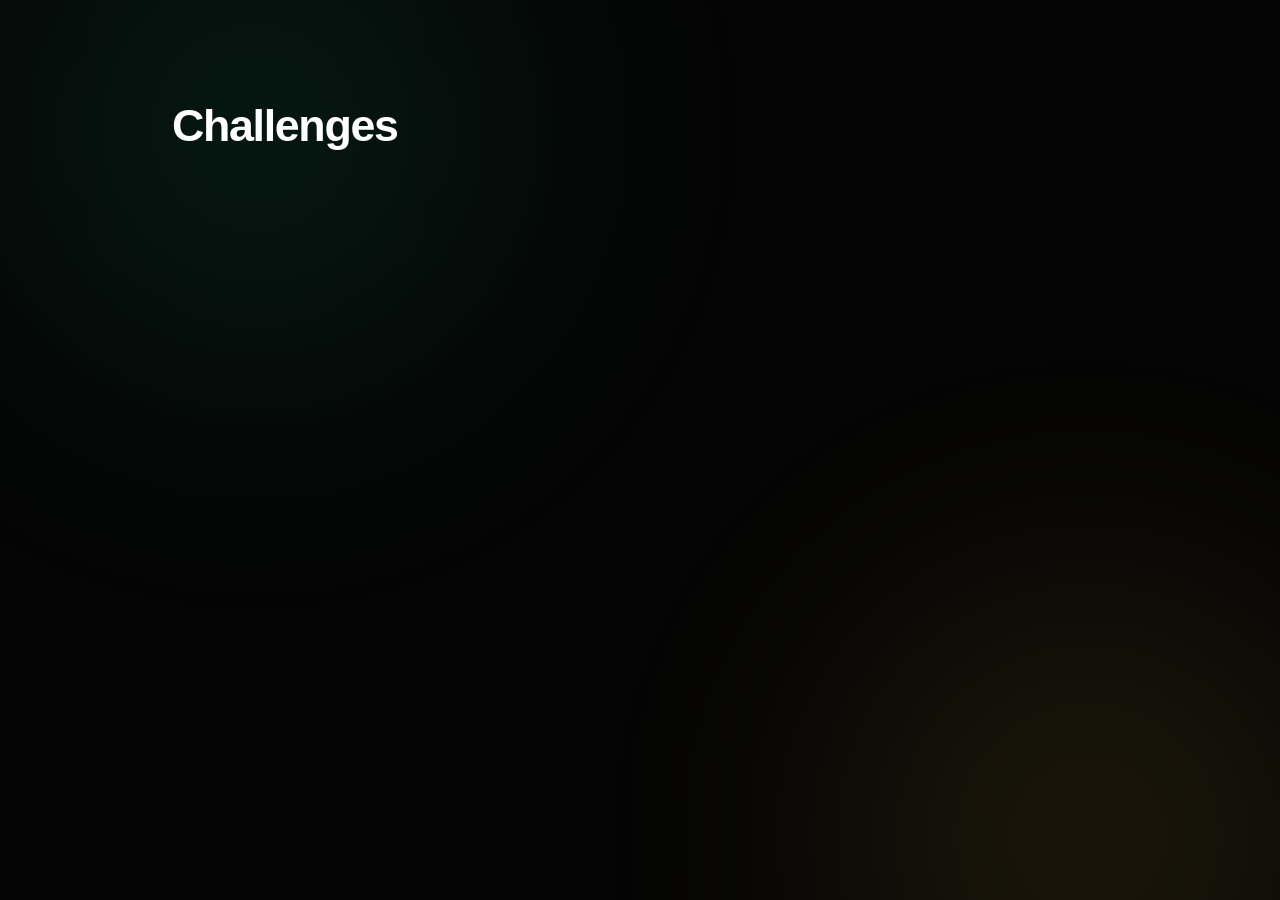
<file: challenges.html>
<!doctype html>
<html lang="en">
  <head>
    <meta charset="UTF-8" />
    <meta name="viewport" content="width=device-width, initial-scale=1, viewport-fit=cover" />
    <title>Challenges - Shredz S1</title>
    <link rel="stylesheet" href="css/variables.css" />
    <link rel="stylesheet" href="css/base.css" />
    <link rel="stylesheet" href="css/components.css" />
    <link rel="stylesheet" href="css/nav.css" />
  </head>
  <body>
    <div id="app-shell"></div>
    <main class="app-main" id="main"><div class="page-head"><h1>Challenges</h1></div></main>
    <script type="module" src="js/pages/challenges.js"></script>
  </body>
</html>
</file>
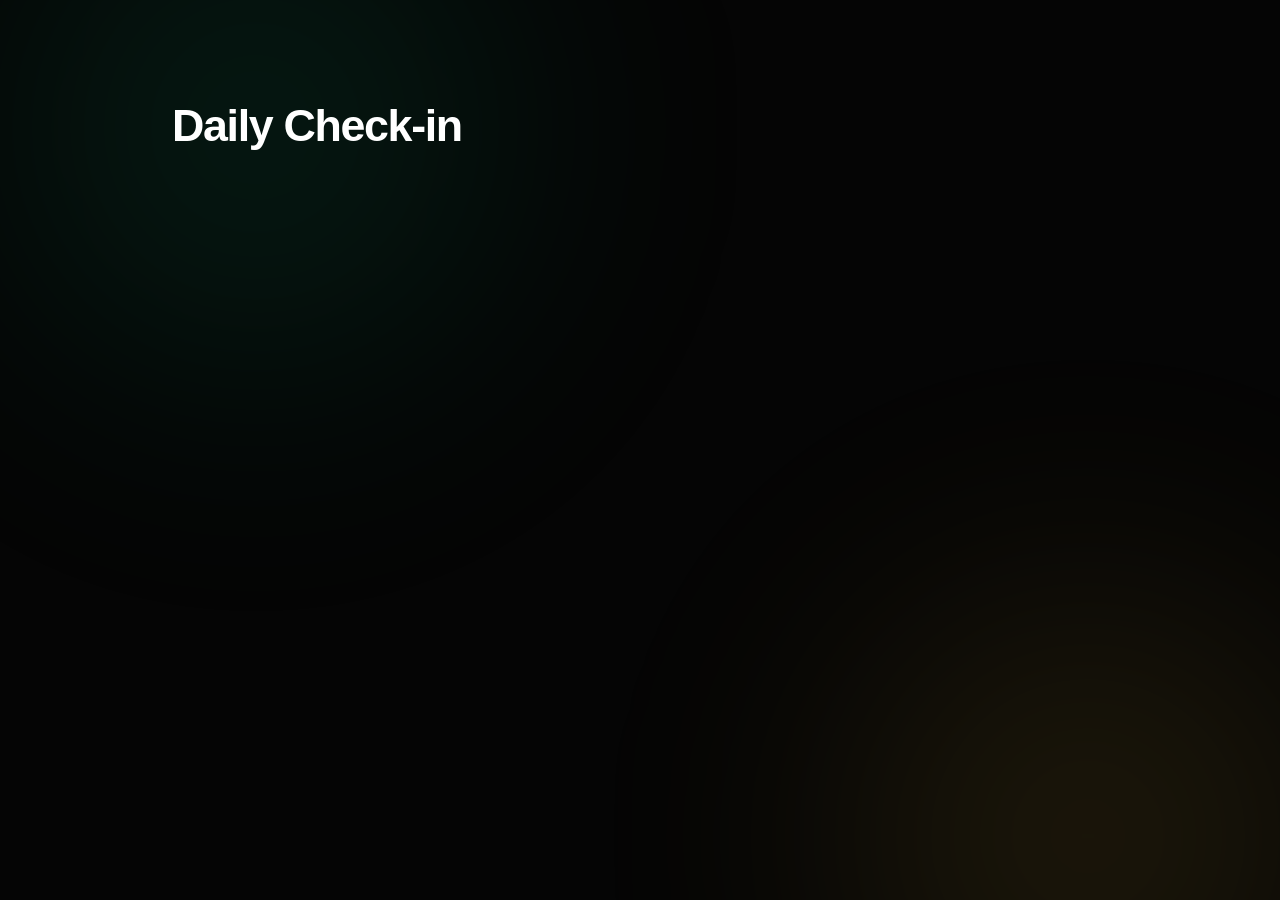
<file: checkins.html>
<!doctype html>
<html lang="en">
  <head>
    <meta charset="UTF-8" />
    <meta name="viewport" content="width=device-width, initial-scale=1, viewport-fit=cover" />
    <title>Daily Check-in - Shredz S1</title>
    <link rel="stylesheet" href="css/variables.css" />
    <link rel="stylesheet" href="css/base.css" />
    <link rel="stylesheet" href="css/components.css" />
    <link rel="stylesheet" href="css/nav.css" />
  </head>
  <body>
    <div id="app-shell"></div>
    <main class="app-main" id="main"><div class="page-head"><h1>Daily Check-in</h1></div></main>
    <script type="module" src="js/pages/checkins.js"></script>
  </body>
</html>
</file>
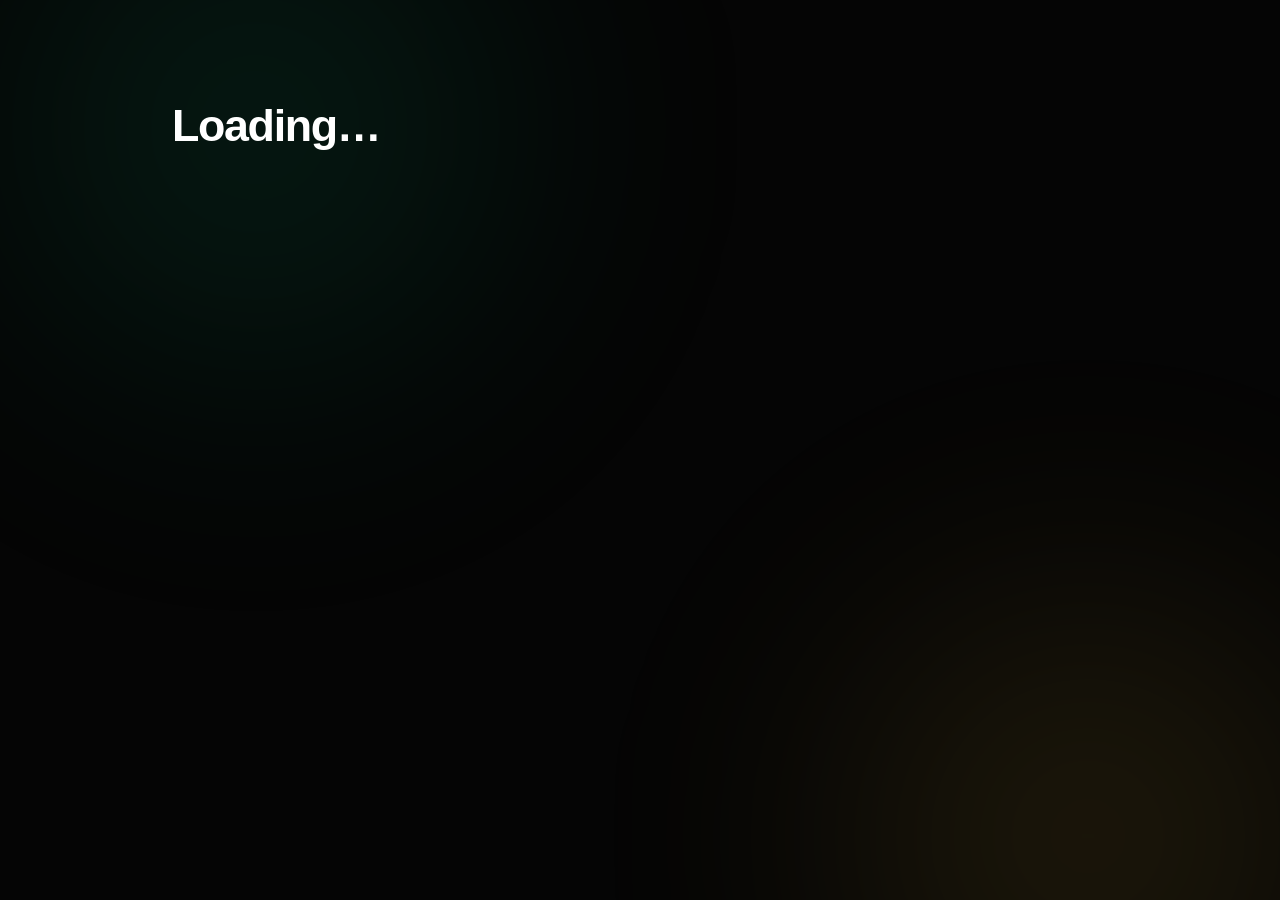
<file: dashboard.html>
<!doctype html>
<html lang="en">
  <head>
    <meta charset="UTF-8" />
    <meta name="viewport" content="width=device-width, initial-scale=1, viewport-fit=cover" />
    <title>Home - Shredz S1</title>
    <link rel="stylesheet" href="css/variables.css" />
    <link rel="stylesheet" href="css/base.css" />
    <link rel="stylesheet" href="css/components.css" />
    <link rel="stylesheet" href="css/nav.css" />
  </head>
  <body>
    <div id="app-shell"></div>
    <main class="app-main" id="main">
      <div class="page-head"><h1>Loading…</h1></div>
      <div class="grid grid-2" id="skeleton"></div>
    </main>
    <script type="module" src="js/pages/dashboard.js"></script>
  </body>
</html>
</file>
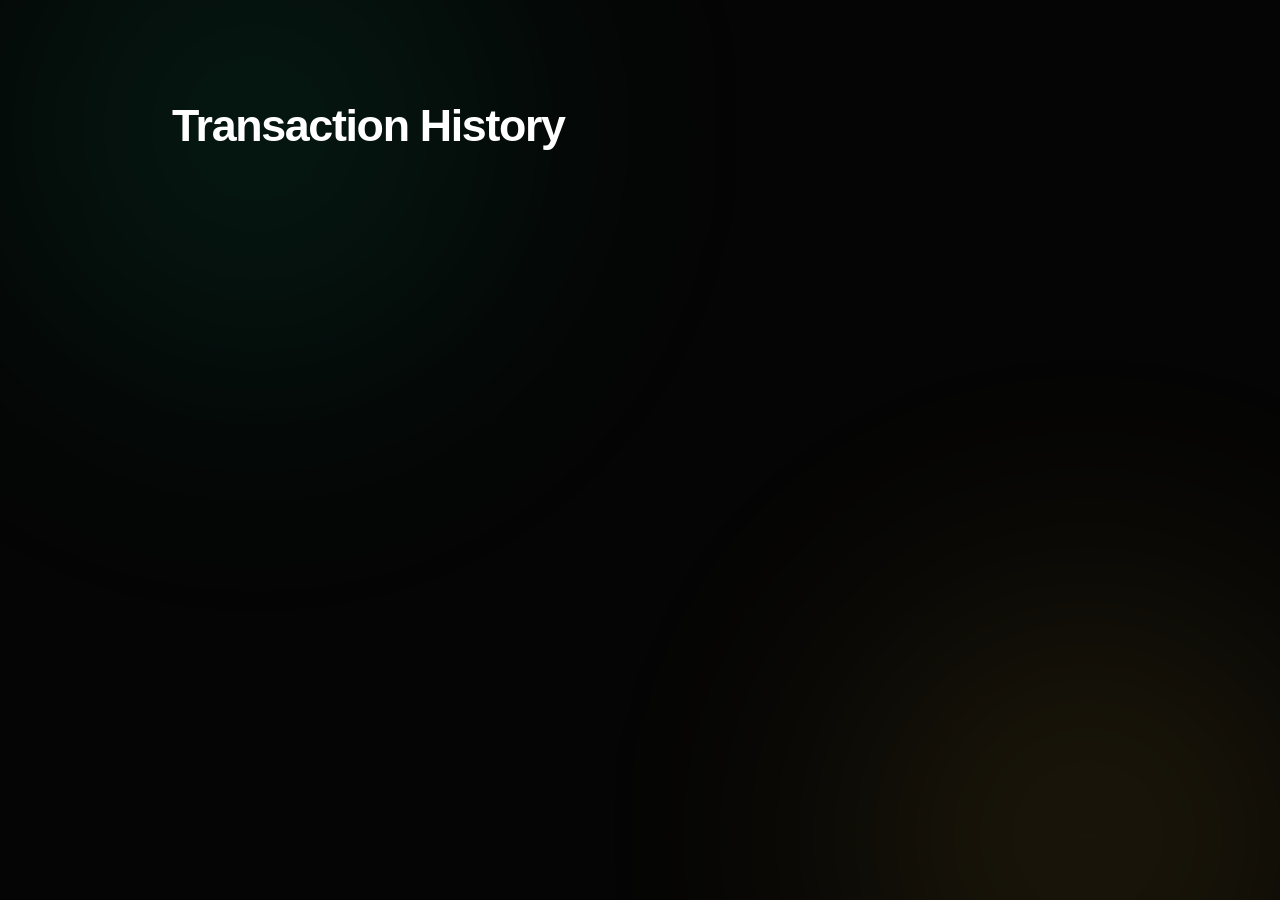
<file: history.html>
<!doctype html>
<html lang="en">
  <head>
    <meta charset="UTF-8" />
    <meta name="viewport" content="width=device-width, initial-scale=1, viewport-fit=cover" />
    <title>History - Shredz S1</title>
    <link rel="stylesheet" href="css/variables.css" />
    <link rel="stylesheet" href="css/base.css" />
    <link rel="stylesheet" href="css/components.css" />
    <link rel="stylesheet" href="css/nav.css" />
  </head>
  <body>
    <div id="app-shell"></div>
    <main class="app-main" id="main"><div class="page-head"><h1>Transaction History</h1></div></main>
    <script type="module" src="js/pages/history.js"></script>
  </body>
</html>
</file>
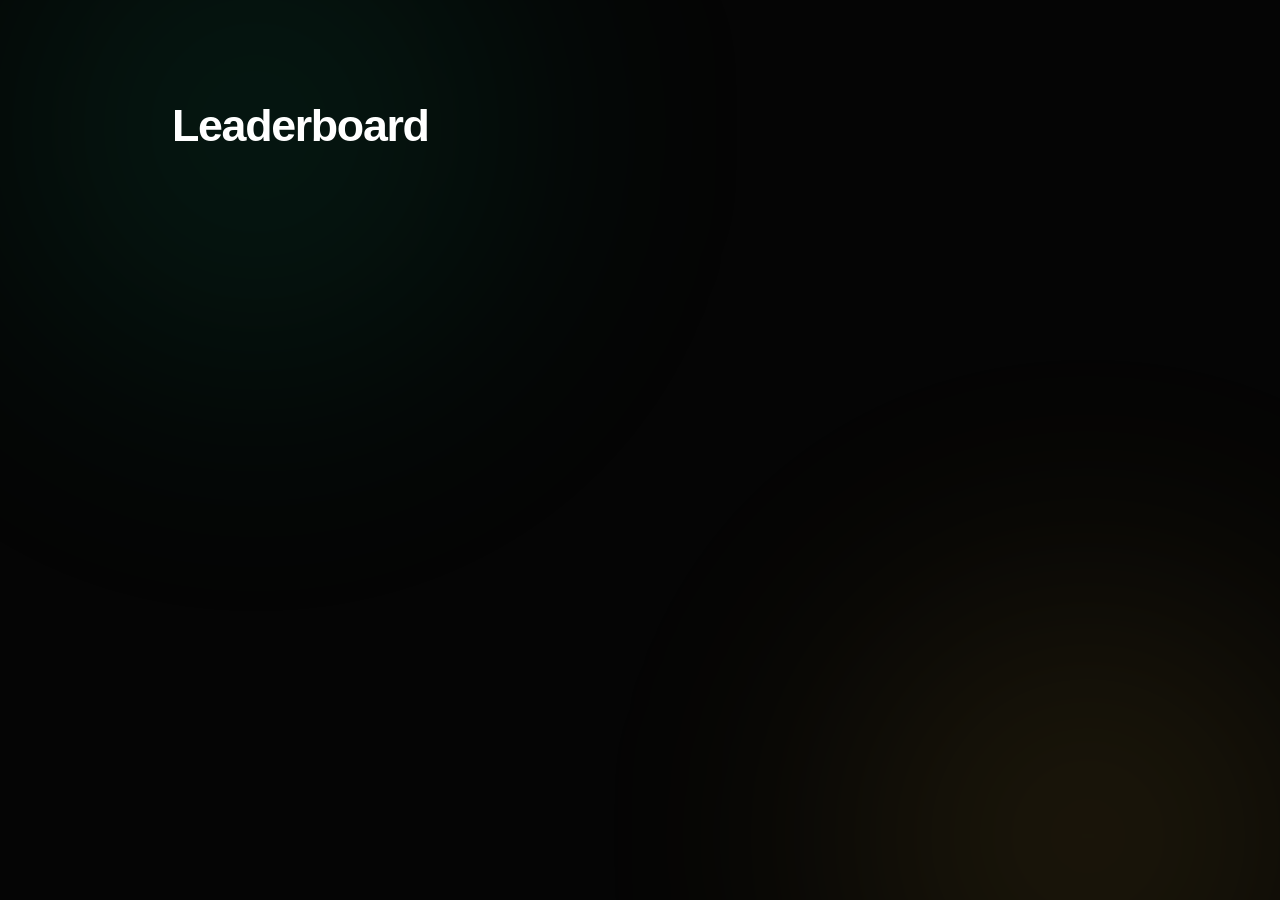
<file: leaderboard.html>
<!doctype html>
<html lang="en">
  <head>
    <meta charset="UTF-8" />
    <meta name="viewport" content="width=device-width, initial-scale=1, viewport-fit=cover" />
    <title>Leaderboard - Shredz S1</title>
    <link rel="stylesheet" href="css/variables.css" />
    <link rel="stylesheet" href="css/base.css" />
    <link rel="stylesheet" href="css/components.css" />
    <link rel="stylesheet" href="css/nav.css" />
    <style>
      .podium { display:flex; align-items:flex-end; justify-content:center; gap:14px; margin:20px 0 28px; }
      .podium .spot { text-align:center; flex:1; max-width:140px; }
      .podium .pillar { border-radius:20px 20px 0 0; margin-top:12px; display:flex; align-items:flex-start; justify-content:center; padding-top:10px; font-weight:800; }
      .podium .p1 .pillar { height:120px; background:linear-gradient(180deg,var(--accent),transparent); }
      .podium .p2 .pillar { height:90px; background:linear-gradient(180deg,#c0c6d0,transparent); }
      .podium .p3 .pillar { height:70px; background:linear-gradient(180deg,#cd7f32,transparent); }
      .lb-row { display:grid; grid-template-columns:42px 1fr auto auto; align-items:center; gap:12px; padding:14px; }
      .lb-row + .lb-row { border-top:1px solid var(--card-border); }
      .lb-row.me { background:rgba(16,185,129,.08); border-radius:14px; }
    </style>
  </head>
  <body>
    <div id="app-shell"></div>
    <main class="app-main" id="main"><div class="page-head"><h1>Leaderboard</h1></div></main>
    <script type="module" src="js/pages/leaderboard.js"></script>
  </body>
</html>
</file>
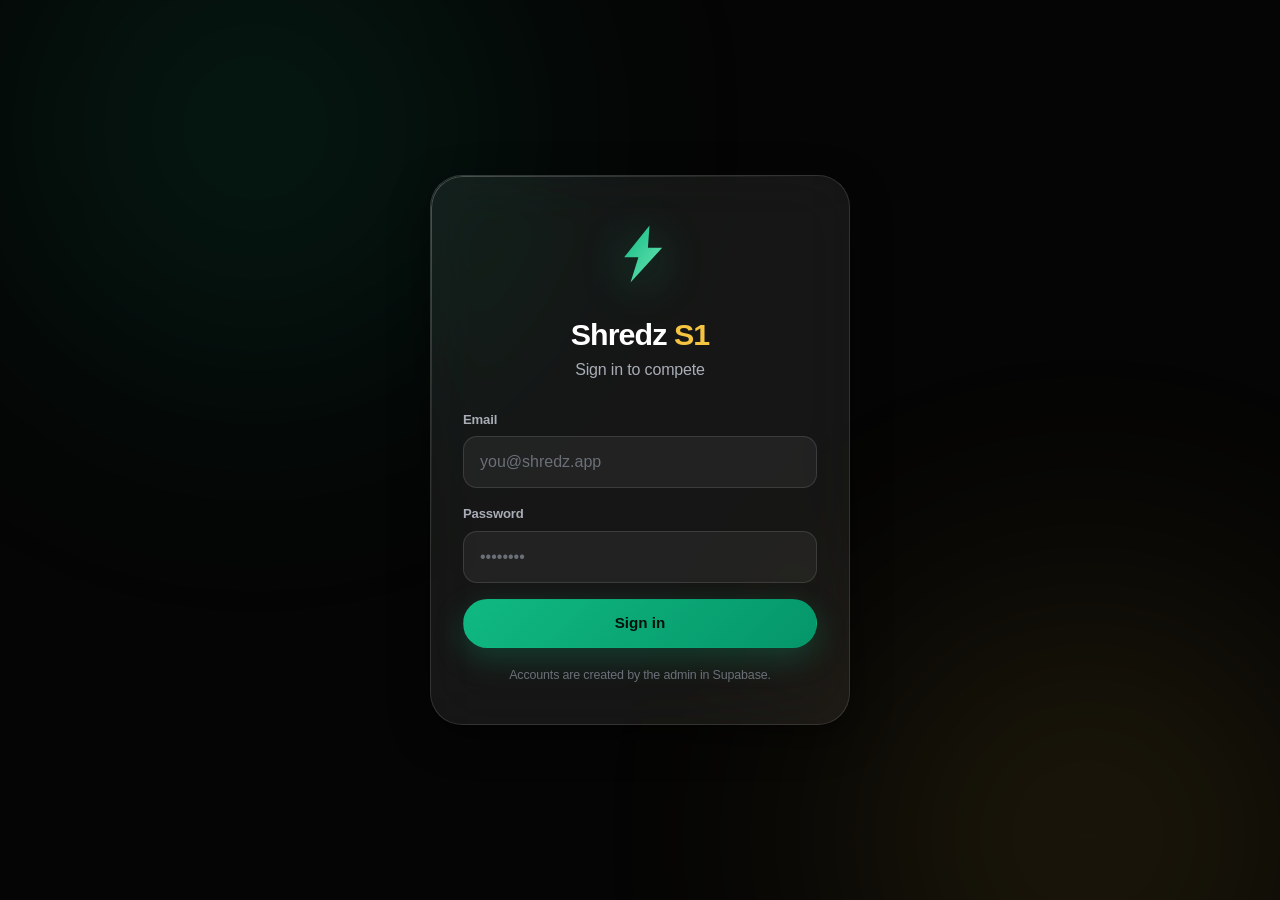
<file: login.html>
<!doctype html>
<html lang="en">
  <head>
    <meta charset="UTF-8" />
    <meta name="viewport" content="width=device-width, initial-scale=1, viewport-fit=cover" />
    <title>Sign in - Shredz Season 1</title>
    <link rel="stylesheet" href="css/variables.css" />
    <link rel="stylesheet" href="css/base.css" />
    <link rel="stylesheet" href="css/components.css" />
    <style>
      .login-wrap {
        min-height: 100vh;
        display: flex;
        align-items: center;
        justify-content: center;
        padding: 24px;
      }
      .login-card { width: min(94vw, 420px); padding: 40px 32px; text-align: center; }
      .login-logo { width: 76px; height: 76px; margin: 0 auto 18px; filter: drop-shadow(0 8px 24px var(--primary-glow)); }
      .login-card h1 { font-size: 1.9rem; }
      .login-card .sub { color: var(--text-secondary); margin: 6px 0 28px; }
      .login-card form { text-align: left; }
      .login-card .field { margin-bottom: 16px; }
      .hint { font-size: 0.78rem; color: var(--text-tertiary); margin-top: 18px; }
    </style>
  </head>
  <body>
    <div class="login-wrap">
      <div class="glass card-lg login-card fade-up">
        <svg class="login-logo" viewBox="0 0 48 48" fill="none" xmlns="http://www.w3.org/2000/svg">
          <defs><linearGradient id="lg" x1="0" y1="0" x2="1" y2="1">
            <stop offset="0" stop-color="#10b981"/><stop offset="1" stop-color="#6ee7b7"/>
          </linearGradient></defs>
          <path d="M30 6 14 26h9l-5 16 20-22h-9l1-14Z" fill="url(#lg)"/>
        </svg>
        <h1>Shredz <span style="color:var(--accent)">S1</span></h1>
        <p class="sub">Sign in to compete</p>
        <form id="login-form">
          <div class="field">
            <label for="email">Email</label>
            <input class="input" id="email" type="email" autocomplete="username" required placeholder="you@shredz.app" />
          </div>
          <div class="field">
            <label for="password">Password</label>
            <input class="input" id="password" type="password" autocomplete="current-password" required placeholder="••••••••" />
          </div>
          <button class="btn btn-primary btn-block" type="submit" id="submit-btn">Sign in</button>
        </form>
        <p class="hint">Accounts are created by the admin in Supabase.</p>
      </div>
    </div>
    <script type="module">
      import { signIn, getSession } from './js/auth.js';
      import { toast } from './js/ui.js';

      // Already signed in? skip.
      (async () => {
        if (await getSession()) window.location.replace('dashboard.html');
      })();

      const form = document.getElementById('login-form');
      const btn = document.getElementById('submit-btn');
      form.addEventListener('submit', async (e) => {
        e.preventDefault();
        btn.disabled = true;
        btn.textContent = 'Signing in…';
        try {
          await signIn(
            document.getElementById('email').value.trim(),
            document.getElementById('password').value
          );
          window.location.href = 'dashboard.html';
        } catch (err) {
          toast(err.message || 'Sign in failed', 'error');
          btn.disabled = false;
          btn.textContent = 'Sign in';
        }
      });
    </script>
  </body>
</html>
</file>
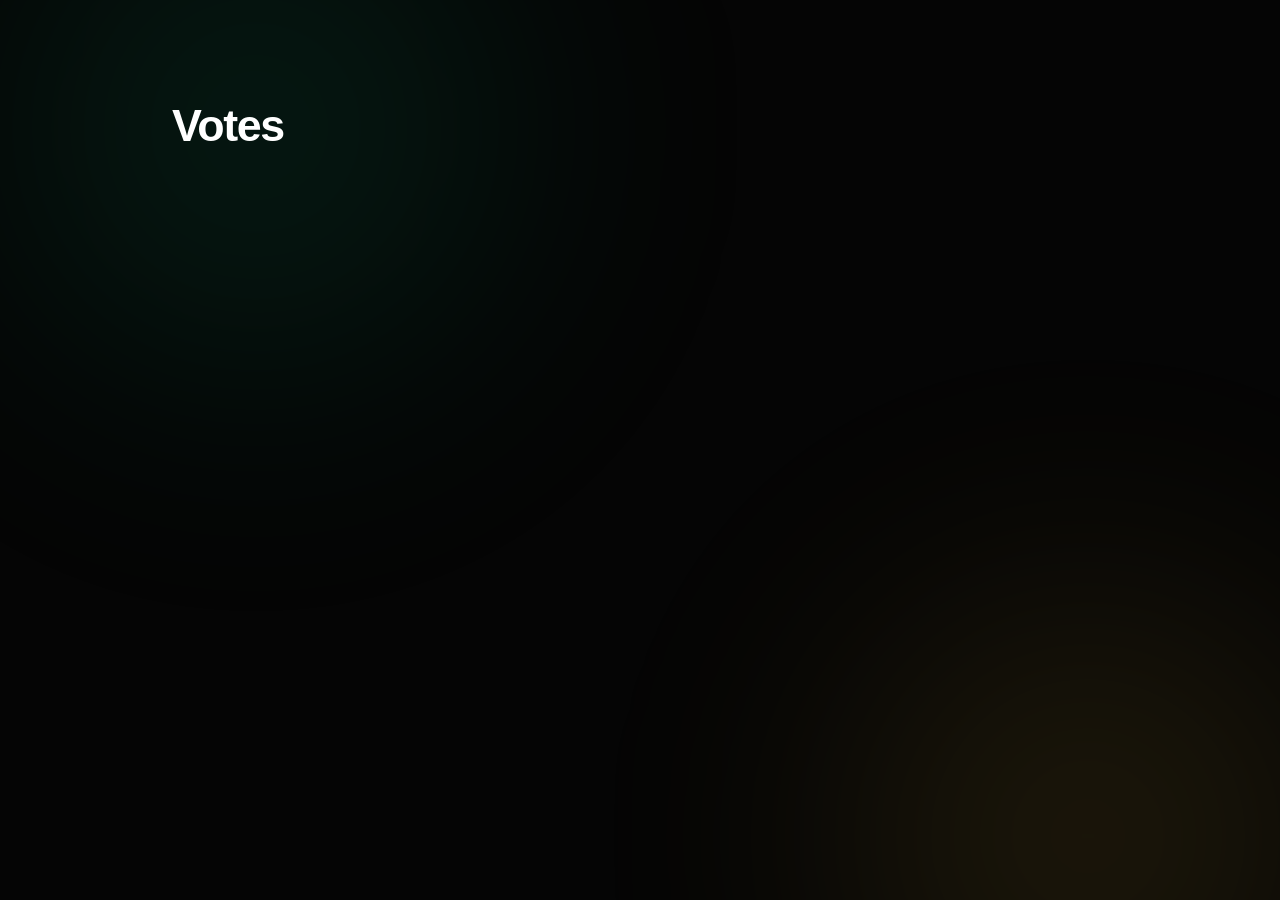
<file: votes.html>
<!doctype html>
<html lang="en">
  <head>
    <meta charset="UTF-8" />
    <meta name="viewport" content="width=device-width, initial-scale=1, viewport-fit=cover" />
    <title>Votes - Shredz S1</title>
    <link rel="stylesheet" href="css/variables.css" />
    <link rel="stylesheet" href="css/base.css" />
    <link rel="stylesheet" href="css/components.css" />
    <link rel="stylesheet" href="css/nav.css" />
    <style>
      .opt-grid { display:grid; grid-template-columns:repeat(auto-fit,minmax(150px,1fr)); gap:12px; margin-top:12px; }
      .opt { border-radius:18px; overflow:hidden; background:var(--card); border:1px solid var(--card-border); cursor:pointer; transition:transform .2s var(--spring),border-color .2s; }
      .opt:hover { transform:translateY(-3px); border-color:var(--primary); }
      .opt.disabled { cursor:default; opacity:.85; }
      .opt img { height:140px; width:100%; object-fit:cover; }
      .opt .meta { padding:10px; }
      .rating-row { display:flex; gap:4px; flex-wrap:wrap; margin-top:6px; }
      .rating-row button { width:30px;height:30px;border-radius:8px;border:1px solid var(--card-border);background:var(--card);cursor:pointer; }
      .rating-row button:hover { background:var(--primary);color:#03110b; }
    </style>
  </head>
  <body>
    <div id="app-shell"></div>
    <main class="app-main" id="main"><div class="page-head"><h1>Votes</h1></div></main>
    <script type="module" src="js/pages/votes.js"></script>
  </body>
</html>
</file>
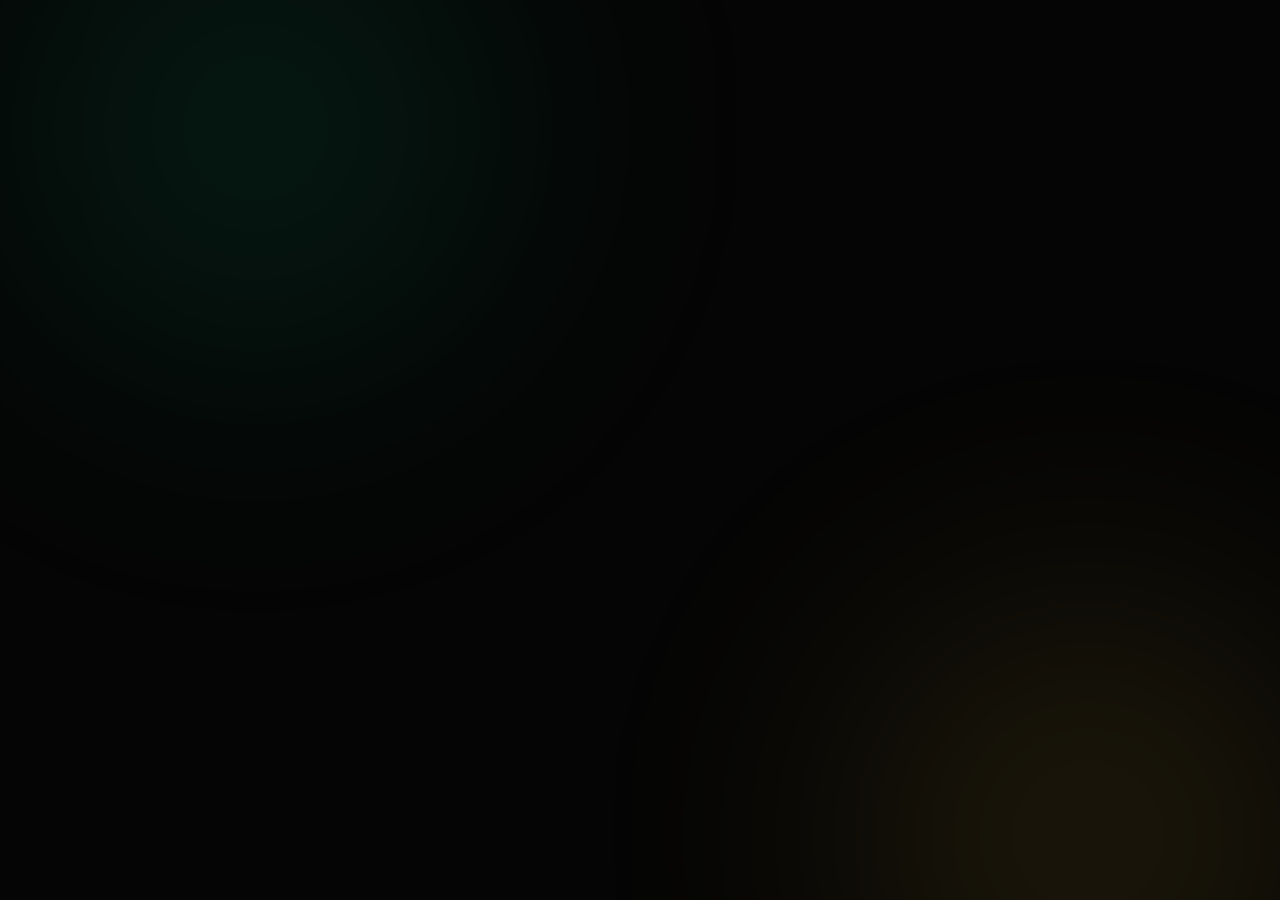
<file: admin/admin-challenges.html>
<!doctype html>
<html lang="en">
  <head>
    <meta charset="UTF-8" />
    <meta name="viewport" content="width=device-width, initial-scale=1, viewport-fit=cover" />
    <title>Admin Challenges - Shredz S1</title>
    <link rel="stylesheet" href="../css/variables.css" />
    <link rel="stylesheet" href="../css/base.css" />
    <link rel="stylesheet" href="../css/components.css" />
    <link rel="stylesheet" href="../css/nav.css" />
  </head>
  <body>
    <div id="app-shell"></div>
    <main class="app-main" id="main"></main>
    <script type="module" src="../js/pages/admin-challenges.js"></script>
  </body>
</html>
</file>
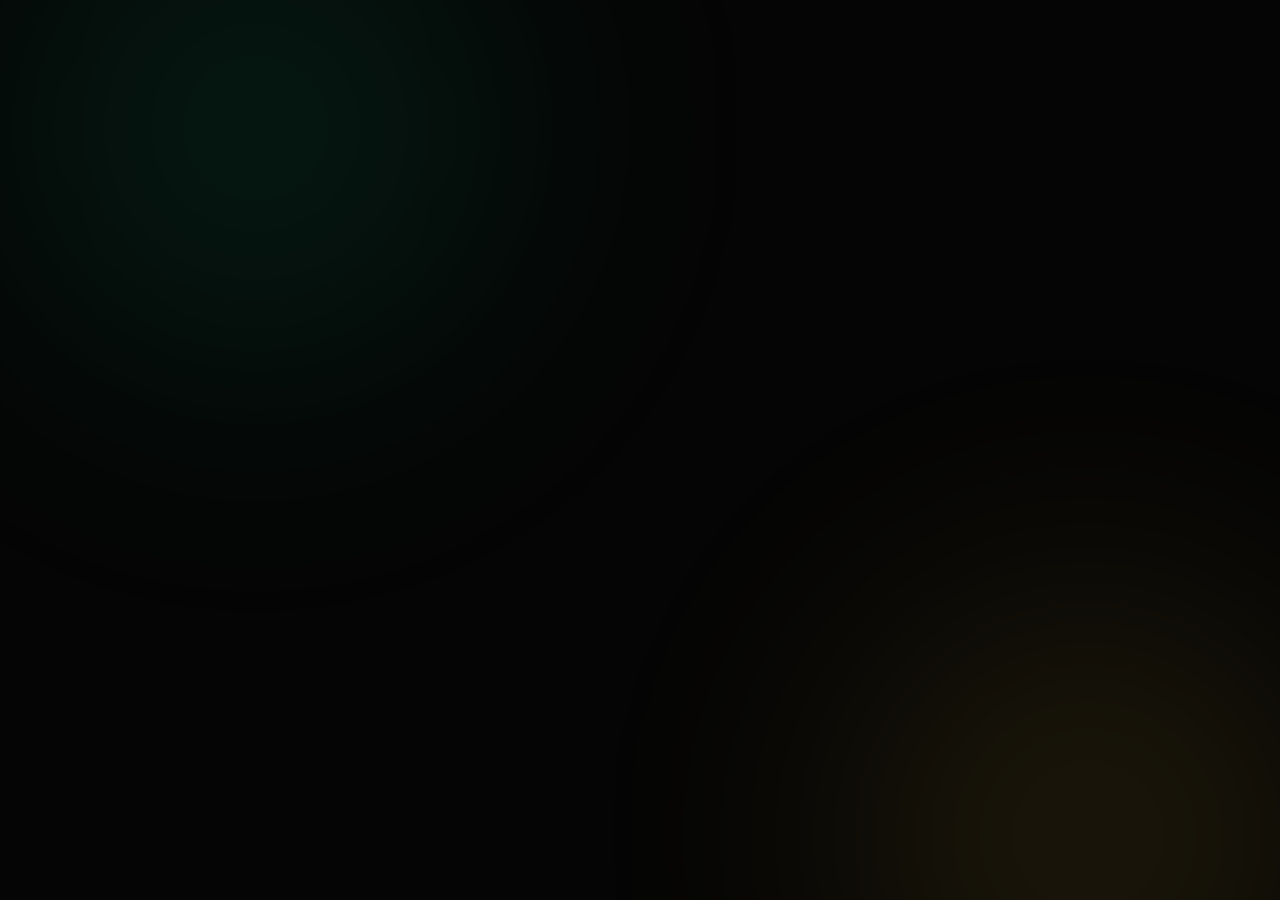
<file: admin/admin-checkins.html>
<!doctype html>
<html lang="en">
  <head>
    <meta charset="UTF-8" />
    <meta name="viewport" content="width=device-width, initial-scale=1, viewport-fit=cover" />
    <title>Admin Check-ins - Shredz S1</title>
    <link rel="stylesheet" href="../css/variables.css" />
    <link rel="stylesheet" href="../css/base.css" />
    <link rel="stylesheet" href="../css/components.css" />
    <link rel="stylesheet" href="../css/nav.css" />
  </head>
  <body>
    <div id="app-shell"></div>
    <main class="app-main" id="main"></main>
    <script type="module" src="../js/pages/admin-checkins.js"></script>
  </body>
</html>
</file>
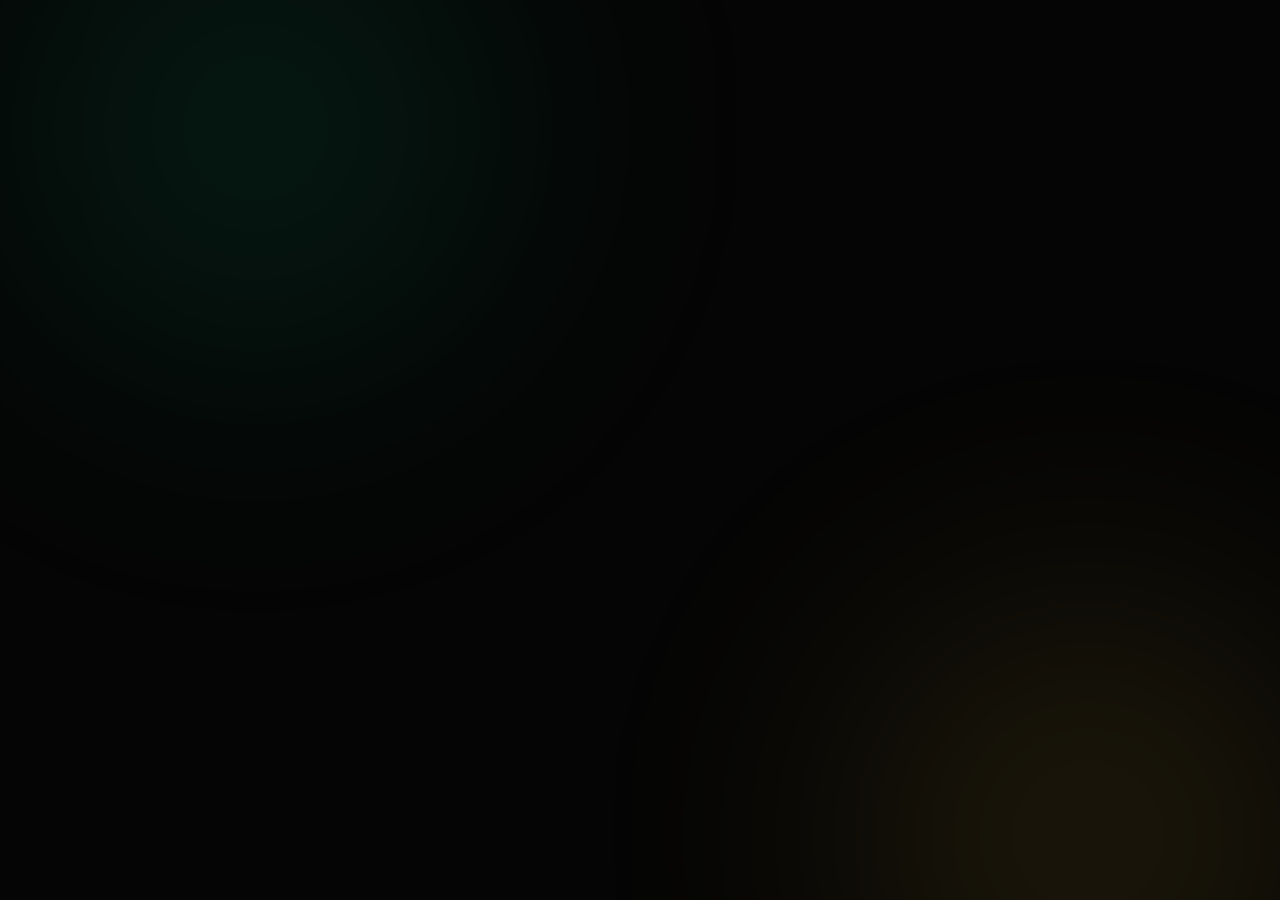
<file: admin/admin-settings.html>
<!doctype html>
<html lang="en">
  <head>
    <meta charset="UTF-8" />
    <meta name="viewport" content="width=device-width, initial-scale=1, viewport-fit=cover" />
    <title>Admin Settings - Shredz S1</title>
    <link rel="stylesheet" href="../css/variables.css" />
    <link rel="stylesheet" href="../css/base.css" />
    <link rel="stylesheet" href="../css/components.css" />
    <link rel="stylesheet" href="../css/nav.css" />
  </head>
  <body>
    <div id="app-shell"></div>
    <main class="app-main" id="main"></main>
    <script type="module" src="../js/pages/admin-settings.js"></script>
  </body>
</html>
</file>
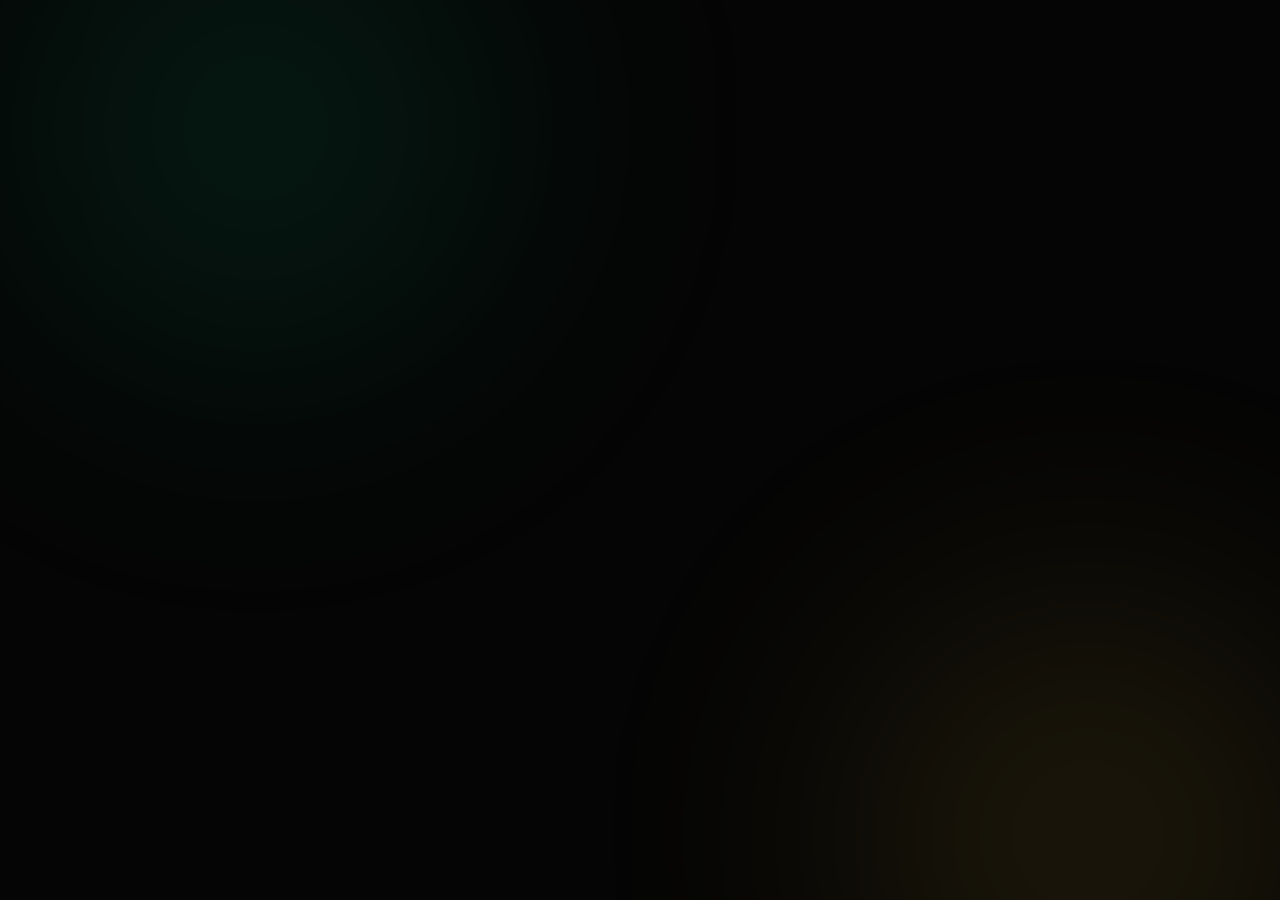
<file: admin/admin-users.html>
<!doctype html>
<html lang="en">
  <head>
    <meta charset="UTF-8" />
    <meta name="viewport" content="width=device-width, initial-scale=1, viewport-fit=cover" />
    <title>Admin Users - Shredz S1</title>
    <link rel="stylesheet" href="../css/variables.css" />
    <link rel="stylesheet" href="../css/base.css" />
    <link rel="stylesheet" href="../css/components.css" />
    <link rel="stylesheet" href="../css/nav.css" />
  </head>
  <body>
    <div id="app-shell"></div>
    <main class="app-main" id="main"></main>
    <script type="module" src="../js/pages/admin-users.js"></script>
  </body>
</html>
</file>
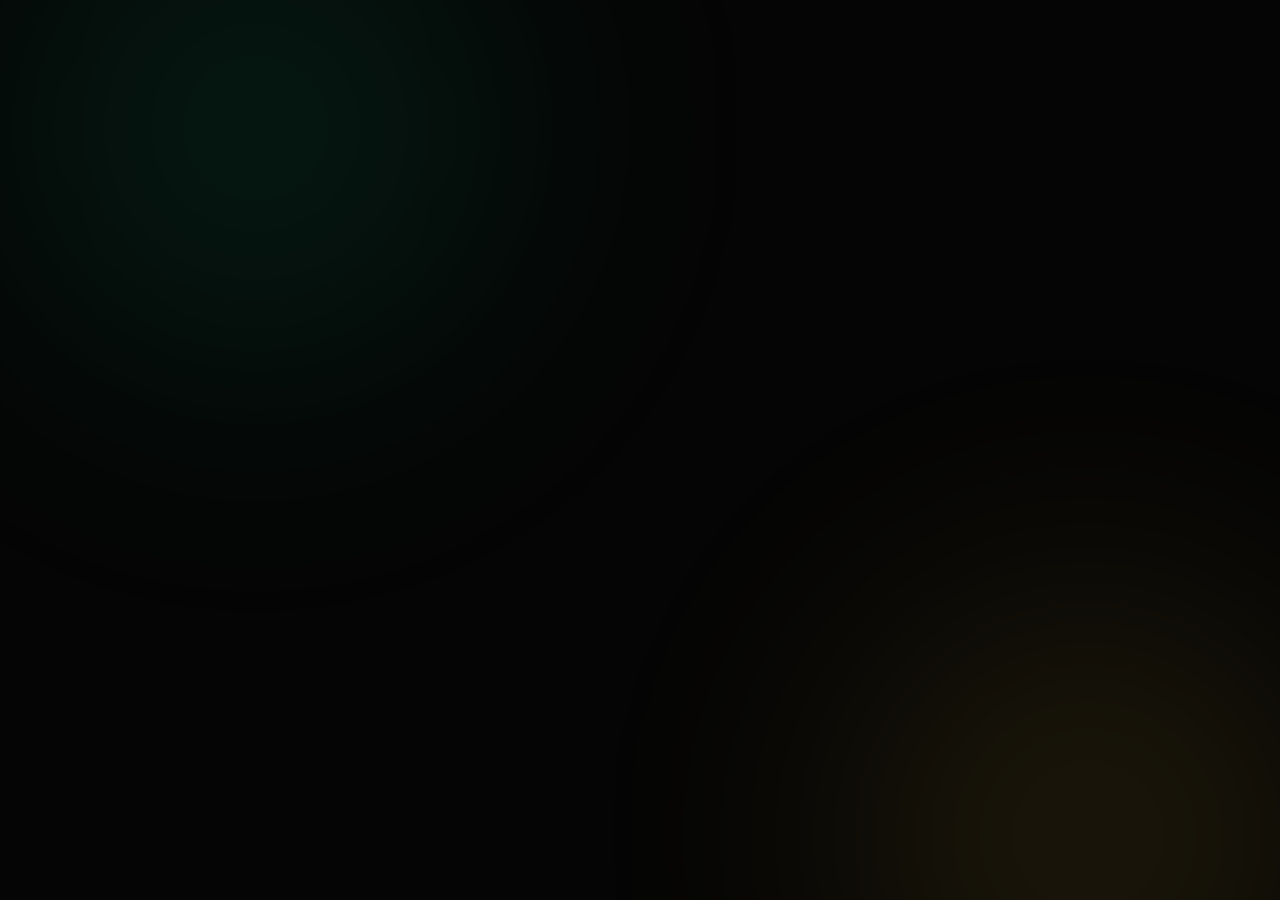
<file: admin/admin-votes.html>
<!doctype html>
<html lang="en">
  <head>
    <meta charset="UTF-8" />
    <meta name="viewport" content="width=device-width, initial-scale=1, viewport-fit=cover" />
    <title>Admin Votes - Shredz S1</title>
    <link rel="stylesheet" href="../css/variables.css" />
    <link rel="stylesheet" href="../css/base.css" />
    <link rel="stylesheet" href="../css/components.css" />
    <link rel="stylesheet" href="../css/nav.css" />
  </head>
  <body>
    <div id="app-shell"></div>
    <main class="app-main" id="main"></main>
    <script type="module" src="../js/pages/admin-votes.js"></script>
  </body>
</html>
</file>
<file: css/variables.css>
:root {
  /* ===== Color palette ===== */
  --bg: #050505;
  --bg-elev: #0b0b0d;
  --card: rgba(255, 255, 255, 0.07);
  --card-strong: rgba(255, 255, 255, 0.10);
  --card-border: rgba(255, 255, 255, 0.12);
  --card-border-strong: rgba(255, 255, 255, 0.18);

  --primary: #10b981;        /* emerald */
  --primary-600: #059669;
  --primary-300: #6ee7b7;
  --primary-glow: rgba(16, 185, 129, 0.45);

  --accent: #f5c542;         /* gold */
  --accent-600: #d4a017;
  --accent-glow: rgba(245, 197, 66, 0.4);

  --danger: #f43f5e;
  --danger-glow: rgba(244, 63, 94, 0.4);
  --warning: #fbbf24;
  --info: #38bdf8;

  --text: #ffffff;
  --text-secondary: #a9adb6;
  --text-tertiary: #6b7078;

  /* ===== Glass ===== */
  --glass-blur: 30px;
  --glass-blur-sm: 16px;

  /* ===== Radius ===== */
  --radius-sm: 14px;
  --radius: 24px;
  --radius-lg: 32px;
  --radius-pill: 999px;

  /* ===== Shadows ===== */
  --shadow-sm: 0 4px 16px rgba(0, 0, 0, 0.35);
  --shadow: 0 12px 40px rgba(0, 0, 0, 0.45);
  --shadow-lg: 0 24px 70px rgba(0, 0, 0, 0.55);
  --shadow-primary: 0 10px 30px rgba(16, 185, 129, 0.25);

  /* ===== Motion ===== */
  --spring: cubic-bezier(0.34, 1.56, 0.64, 1);
  --ease: cubic-bezier(0.22, 1, 0.36, 1);
  --dur-fast: 0.18s;
  --dur: 0.32s;
  --dur-slow: 0.6s;

  /* ===== Typography ===== */
  --font: -apple-system, BlinkMacSystemFont, 'SF Pro Display', 'Inter',
    'Segoe UI', Roboto, Helvetica, Arial, sans-serif;

  /* ===== Layout ===== */
  --nav-h: 72px;
  --max-w: 1180px;
  --gutter: clamp(16px, 4vw, 32px);
  --safe-bottom: env(safe-area-inset-bottom, 0px);
}
</file>
<file: css/base.css>
/* ===== Reset & base ===== */
*,
*::before,
*::after {
  box-sizing: border-box;
  margin: 0;
  padding: 0;
}

html {
  -webkit-text-size-adjust: 100%;
  scroll-behavior: smooth;
}

body {
  font-family: var(--font);
  background: var(--bg);
  color: var(--text);
  min-height: 100vh;
  line-height: 1.5;
  letter-spacing: -0.01em;
  -webkit-font-smoothing: antialiased;
  text-rendering: optimizeLegibility;
  overflow-x: hidden;
}

/* Ambient animated background blobs */
body::before,
body::after {
  content: '';
  position: fixed;
  z-index: -2;
  width: 60vmax;
  height: 60vmax;
  border-radius: 50%;
  filter: blur(120px);
  opacity: 0.35;
  pointer-events: none;
  will-change: transform;
}

body::before {
  top: -20vmax;
  left: -10vmax;
  background: radial-gradient(circle, var(--primary-glow), transparent 70%);
  animation: float-a 22s var(--ease) infinite alternate;
}

body::after {
  bottom: -25vmax;
  right: -15vmax;
  background: radial-gradient(circle, var(--accent-glow), transparent 70%);
  animation: float-b 26s var(--ease) infinite alternate;
}

@keyframes float-a {
  to { transform: translate(15vmax, 10vmax) scale(1.2); }
}
@keyframes float-b {
  to { transform: translate(-12vmax, -8vmax) scale(1.15); }
}

@media (prefers-reduced-motion: reduce) {
  *,
  *::before,
  *::after {
    animation-duration: 0.001s !important;
    transition-duration: 0.001s !important;
  }
}

img { max-width: 100%; display: block; }

a { color: inherit; text-decoration: none; }

button,
input,
select,
textarea {
  font: inherit;
  color: inherit;
}

::-webkit-scrollbar { width: 10px; height: 10px; }
::-webkit-scrollbar-thumb {
  background: rgba(255, 255, 255, 0.12);
  border-radius: 999px;
}
::-webkit-scrollbar-track { background: transparent; }

::selection { background: var(--primary); color: #03110b; }

/* ===== Typography scale ===== */
h1, h2, h3, h4 { font-weight: 700; letter-spacing: -0.03em; line-height: 1.15; }
h1 { font-size: clamp(1.9rem, 5vw, 2.8rem); }
h2 { font-size: clamp(1.5rem, 4vw, 2rem); }
h3 { font-size: 1.25rem; }
h4 { font-size: 1.05rem; }
.muted { color: var(--text-secondary); }
.tertiary { color: var(--text-tertiary); }
.mono { font-variant-numeric: tabular-nums; }

/* ===== Layout helpers ===== */
.app-main {
  max-width: var(--max-w);
  margin: 0 auto;
  padding: calc(var(--nav-h) + 28px) var(--gutter)
    calc(var(--nav-h) + 40px + var(--safe-bottom));
}
.grid { display: grid; gap: 18px; }
.grid-2 { grid-template-columns: repeat(auto-fit, minmax(260px, 1fr)); }
.grid-3 { grid-template-columns: repeat(auto-fit, minmax(220px, 1fr)); }
.grid-4 { grid-template-columns: repeat(auto-fit, minmax(170px, 1fr)); }
.row { display: flex; align-items: center; gap: 12px; }
.row.between { justify-content: space-between; }
.row.wrap { flex-wrap: wrap; }
.stack { display: flex; flex-direction: column; gap: 14px; }
.spacer { flex: 1; }
.hidden { display: none !important; }
.text-c { text-align: center; }

.page-head { margin-bottom: 24px; }
.page-head p { color: var(--text-secondary); margin-top: 4px; }
</file>
<file: css/components.css>
/* ===== Glass card ===== */
.glass {
  background: var(--card);
  border: 1px solid var(--card-border);
  border-radius: var(--radius);
  -webkit-backdrop-filter: blur(var(--glass-blur)) saturate(160%);
  backdrop-filter: blur(var(--glass-blur)) saturate(160%);
  box-shadow: var(--shadow);
  position: relative;
  overflow: hidden;
}
.glass::before {
  content: '';
  position: absolute;
  inset: 0;
  border-radius: inherit;
  padding: 1px;
  background: linear-gradient(
    135deg,
    rgba(255, 255, 255, 0.25),
    rgba(255, 255, 255, 0) 40%
  );
  -webkit-mask: linear-gradient(#000 0 0) content-box, linear-gradient(#000 0 0);
  -webkit-mask-composite: xor;
  mask-composite: exclude;
  pointer-events: none;
}
.card { padding: 22px; }
.card-lg { padding: 28px; border-radius: var(--radius-lg); }

.card-hover {
  transition: transform var(--dur) var(--spring),
    box-shadow var(--dur) var(--ease), border-color var(--dur) var(--ease);
  cursor: pointer;
}
.card-hover:hover {
  transform: translateY(-4px);
  box-shadow: var(--shadow-lg);
  border-color: var(--card-border-strong);
}

/* ===== Buttons ===== */
.btn {
  display: inline-flex;
  align-items: center;
  justify-content: center;
  gap: 8px;
  padding: 12px 22px;
  border: 1px solid transparent;
  border-radius: var(--radius-pill);
  font-weight: 600;
  font-size: 0.95rem;
  cursor: pointer;
  transition: transform var(--dur-fast) var(--spring),
    filter var(--dur-fast) var(--ease), box-shadow var(--dur-fast) var(--ease),
    background var(--dur-fast) var(--ease);
  user-select: none;
  white-space: nowrap;
}
.btn:active { transform: scale(0.96); }
.btn:disabled { opacity: 0.5; cursor: not-allowed; }
.btn-primary {
  background: linear-gradient(135deg, var(--primary), var(--primary-600));
  color: #03110b;
  box-shadow: var(--shadow-primary);
}
.btn-primary:hover:not(:disabled) { filter: brightness(1.08); box-shadow: 0 14px 36px var(--primary-glow); }
.btn-gold {
  background: linear-gradient(135deg, var(--accent), var(--accent-600));
  color: #1a1303;
}
.btn-gold:hover:not(:disabled) { filter: brightness(1.08); }
.btn-ghost {
  background: var(--card);
  border-color: var(--card-border);
  color: var(--text);
  -webkit-backdrop-filter: blur(var(--glass-blur-sm));
  backdrop-filter: blur(var(--glass-blur-sm));
}
.btn-ghost:hover:not(:disabled) { background: var(--card-strong); }
.btn-danger { background: var(--danger); color: #fff; }
.btn-danger:hover:not(:disabled) { filter: brightness(1.08); }
.btn-sm { padding: 8px 16px; font-size: 0.85rem; }
.btn-block { width: 100%; }
.btn-icon { padding: 10px; border-radius: 50%; }

/* ===== Forms ===== */
.field { display: flex; flex-direction: column; gap: 7px; }
.field label { font-size: 0.82rem; color: var(--text-secondary); font-weight: 600; }
.input,
.select,
.textarea {
  width: 100%;
  padding: 13px 16px;
  background: rgba(255, 255, 255, 0.05);
  border: 1px solid var(--card-border);
  border-radius: var(--radius-sm);
  color: var(--text);
  transition: border-color var(--dur-fast) var(--ease),
    background var(--dur-fast) var(--ease), box-shadow var(--dur-fast) var(--ease);
  outline: none;
}
.input::placeholder, .textarea::placeholder { color: var(--text-tertiary); }
.input:focus,
.select:focus,
.textarea:focus {
  border-color: var(--primary);
  background: rgba(255, 255, 255, 0.08);
  box-shadow: 0 0 0 4px rgba(16, 185, 129, 0.15);
}
.textarea { resize: vertical; min-height: 90px; }
.select { appearance: none; cursor: pointer;
  background-image: url("data:image/svg+xml,%3Csvg xmlns='http://www.w3.org/2000/svg' width='12' height='8' viewBox='0 0 12 8'%3E%3Cpath fill='%23a9adb6' d='M6 8 0 0h12z'/%3E%3C/svg%3E");
  background-repeat: no-repeat; background-position: right 16px center; padding-right: 40px; }

/* ===== Pills / badges ===== */
.pill {
  display: inline-flex; align-items: center; gap: 6px;
  padding: 5px 12px; border-radius: var(--radius-pill);
  font-size: 0.78rem; font-weight: 600;
  background: var(--card); border: 1px solid var(--card-border);
}
.pill-primary { background: rgba(16,185,129,0.16); color: var(--primary-300); border-color: rgba(16,185,129,0.3); }
.pill-gold { background: rgba(245,197,66,0.16); color: var(--accent); border-color: rgba(245,197,66,0.3); }
.pill-danger { background: rgba(244,63,94,0.16); color: #fda4b4; border-color: rgba(244,63,94,0.3); }
.pill-pending { background: rgba(251,191,36,0.16); color: var(--warning); border-color: rgba(251,191,36,0.3); }
.pill-info { background: rgba(56,189,248,0.16); color: var(--info); border-color: rgba(56,189,248,0.3); }

/* ===== Avatar ===== */
.avatar {
  width: 44px; height: 44px; border-radius: 50%;
  object-fit: cover; background: var(--card-strong);
  border: 1px solid var(--card-border);
  display: inline-flex; align-items: center; justify-content: center;
  font-weight: 700; flex-shrink: 0;
}
.avatar-lg { width: 88px; height: 88px; font-size: 1.6rem; }
.avatar-sm { width: 32px; height: 32px; font-size: 0.85rem; }

/* ===== Stat card ===== */
.stat .stat-label { color: var(--text-secondary); font-size: 0.82rem; font-weight: 600; }
.stat .stat-value { font-size: clamp(1.6rem, 4vw, 2.2rem); font-weight: 800; letter-spacing: -0.04em; margin-top: 4px; }
.stat .stat-sub { font-size: 0.8rem; margin-top: 4px; }

/* ===== Skeleton ===== */
.skeleton {
  background: linear-gradient(100deg,
    rgba(255,255,255,0.05) 30%,
    rgba(255,255,255,0.12) 50%,
    rgba(255,255,255,0.05) 70%);
  background-size: 200% 100%;
  animation: shimmer 1.3s infinite;
  border-radius: var(--radius-sm);
}
@keyframes shimmer { to { background-position: -200% 0; } }
.skel-line { height: 14px; margin: 8px 0; }
.skel-line.short { width: 50%; }
.skel-block { height: 120px; }

/* ===== Empty state ===== */
.empty { text-align: center; padding: 48px 20px; color: var(--text-secondary); }
.empty .emoji { font-size: 2.4rem; margin-bottom: 8px; }

/* ===== Toasts ===== */
#toast-host {
  position: fixed; top: 18px; left: 50%; transform: translateX(-50%);
  z-index: 1000; display: flex; flex-direction: column; gap: 10px;
  width: min(92vw, 380px); pointer-events: none;
}
.toast {
  pointer-events: auto;
  display: flex; align-items: center; gap: 12px;
  padding: 14px 18px; border-radius: var(--radius);
  background: rgba(20,20,22,0.8);
  border: 1px solid var(--card-border);
  -webkit-backdrop-filter: blur(var(--glass-blur));
  backdrop-filter: blur(var(--glass-blur));
  box-shadow: var(--shadow-lg);
  animation: toast-in var(--dur) var(--spring);
  font-size: 0.9rem;
}
.toast.out { animation: toast-out var(--dur) var(--ease) forwards; }
.toast .dot { width: 10px; height: 10px; border-radius: 50%; flex-shrink: 0; }
.toast.success .dot { background: var(--primary); box-shadow: 0 0 12px var(--primary-glow); }
.toast.error .dot { background: var(--danger); box-shadow: 0 0 12px var(--danger-glow); }
.toast.info .dot { background: var(--info); }
@keyframes toast-in { from { opacity: 0; transform: translateY(-16px) scale(0.96); } }
@keyframes toast-out { to { opacity: 0; transform: translateY(-16px) scale(0.96); } }

/* ===== Modal ===== */
.modal-backdrop {
  position: fixed; inset: 0; z-index: 900;
  background: rgba(0,0,0,0.55);
  -webkit-backdrop-filter: blur(8px); backdrop-filter: blur(8px);
  display: flex; align-items: center; justify-content: center;
  padding: 20px; animation: fade-in var(--dur) var(--ease);
}
.modal {
  width: min(94vw, 480px); max-height: 88vh; overflow-y: auto;
  animation: modal-in var(--dur) var(--spring);
}
@keyframes fade-in { from { opacity: 0; } }
@keyframes modal-in { from { opacity: 0; transform: translateY(24px) scale(0.96); } }

/* ===== Confetti canvas ===== */
#confetti-canvas { position: fixed; inset: 0; z-index: 1100; pointer-events: none; }

/* ===== Divider ===== */
.divider { height: 1px; background: var(--card-border); margin: 16px 0; border: 0; }

/* ===== Progress bar ===== */
.progress { height: 8px; background: rgba(255,255,255,0.08); border-radius: 999px; overflow: hidden; }
.progress > span { display: block; height: 100%; background: linear-gradient(90deg, var(--primary), var(--primary-300)); border-radius: 999px; transition: width var(--dur-slow) var(--ease); }

/* ===== Movement indicators ===== */
.move-up { color: var(--primary); }
.move-down { color: var(--danger); }
.move-same { color: var(--text-tertiary); }

.fade-up { animation: fade-up var(--dur) var(--ease) both; }
@keyframes fade-up { from { opacity: 0; transform: translateY(14px); } }
</file>
<file: css/nav.css>
/* ===== Floating navigation ===== */
.nav {
  position: fixed;
  z-index: 500;
  left: 50%;
  transform: translateX(-50%);
  bottom: calc(14px + var(--safe-bottom));
  width: min(94vw, 560px);
  display: flex;
  align-items: center;
  justify-content: space-around;
  gap: 4px;
  padding: 8px;
  border-radius: var(--radius-pill);
  background: rgba(14, 14, 16, 0.7);
  border: 1px solid var(--card-border);
  -webkit-backdrop-filter: blur(var(--glass-blur)) saturate(180%);
  backdrop-filter: blur(var(--glass-blur)) saturate(180%);
  box-shadow: var(--shadow-lg);
}
.nav a {
  flex: 1;
  display: flex;
  flex-direction: column;
  align-items: center;
  gap: 3px;
  padding: 8px 4px;
  border-radius: var(--radius-pill);
  color: var(--text-tertiary);
  font-size: 0.66rem;
  font-weight: 600;
  transition: color var(--dur-fast) var(--ease),
    background var(--dur-fast) var(--ease), transform var(--dur-fast) var(--spring);
}
.nav a svg { width: 22px; height: 22px; stroke-width: 2; }
.nav a:hover { color: var(--text-secondary); transform: translateY(-2px); }
.nav a.active { color: var(--primary); background: rgba(16, 185, 129, 0.12); }
.nav a.admin.active { color: var(--accent); background: rgba(245, 197, 66, 0.12); }

/* ===== Top bar ===== */
.topbar {
  position: fixed; top: 0; left: 0; right: 0; z-index: 400;
  height: var(--nav-h);
  display: flex; align-items: center; gap: 14px;
  padding: 0 var(--gutter);
  background: linear-gradient(180deg, rgba(5,5,5,0.9), rgba(5,5,5,0));
  -webkit-backdrop-filter: blur(12px); backdrop-filter: blur(12px);
}
.topbar .brand { display: flex; align-items: center; gap: 10px; font-weight: 800; letter-spacing: -0.03em; }
.topbar .brand .logo { width: 30px; height: 30px; }
.topbar .actions { margin-left: auto; display: flex; align-items: center; gap: 10px; }

.admin-shell .topbar {
  background: linear-gradient(180deg, rgba(24, 20, 11, 0.96), rgba(24, 20, 11, 0.1));
  border-bottom: 1px solid rgba(245, 197, 66, 0.16);
}
.admin-shell .topbar::after {
  content: 'ADMIN MODE';
  position: absolute;
  right: calc(var(--gutter) + 10px);
  top: 50%;
  transform: translateY(-50%);
  font-size: 0.75rem;
  font-weight: 700;
  color: var(--accent);
  letter-spacing: 0.2em;
  opacity: 0.9;
}
.admin-shell .nav {
  background: rgba(36, 31, 16, 0.92);
  border-color: rgba(245, 197, 66, 0.2);
}
.admin-shell .nav a.active {
  color: var(--accent);
  background: rgba(245, 197, 66, 0.16);
}
.admin-shell .nav a.admin { color: var(--accent); }
.admin-shell .pill-gold {
  background: rgba(245, 197, 66, 0.12);
  color: var(--accent);
}
  position: absolute; top: -4px; right: -4px;
  min-width: 18px; height: 18px; padding: 0 5px;
  border-radius: 999px; background: var(--danger); color: #fff;
  font-size: 0.68rem; font-weight: 700;
  display: flex; align-items: center; justify-content: center;
}

/* Notification dropdown */
.notif-panel {
  position: fixed; top: calc(var(--nav-h) - 6px); right: var(--gutter);
  width: min(92vw, 360px); max-height: 70vh; overflow-y: auto;
  z-index: 600; padding: 8px;
  animation: modal-in var(--dur) var(--spring);
}
.notif-item { display: flex; gap: 10px; padding: 12px; border-radius: var(--radius-sm); transition: background var(--dur-fast); }
.notif-item:hover { background: var(--card); }
.notif-item.unread { background: rgba(16,185,129,0.07); }
.notif-item .n-title { font-weight: 600; font-size: 0.9rem; }
.notif-item .n-body { font-size: 0.82rem; color: var(--text-secondary); }
.notif-item .n-time { font-size: 0.72rem; color: var(--text-tertiary); margin-top: 2px; }

@media (min-width: 860px) {
  .nav {
    top: 50%; bottom: auto; left: 18px; transform: translateY(-50%);
    flex-direction: column; width: auto; height: auto;
    border-radius: var(--radius-lg); padding: 12px 8px;
  }
  .nav a { font-size: 0.6rem; padding: 10px 12px; }
  .app-main { padding-left: calc(var(--gutter) + 90px); }
  .topbar { padding-left: calc(var(--gutter) + 90px); }
}
</file>
